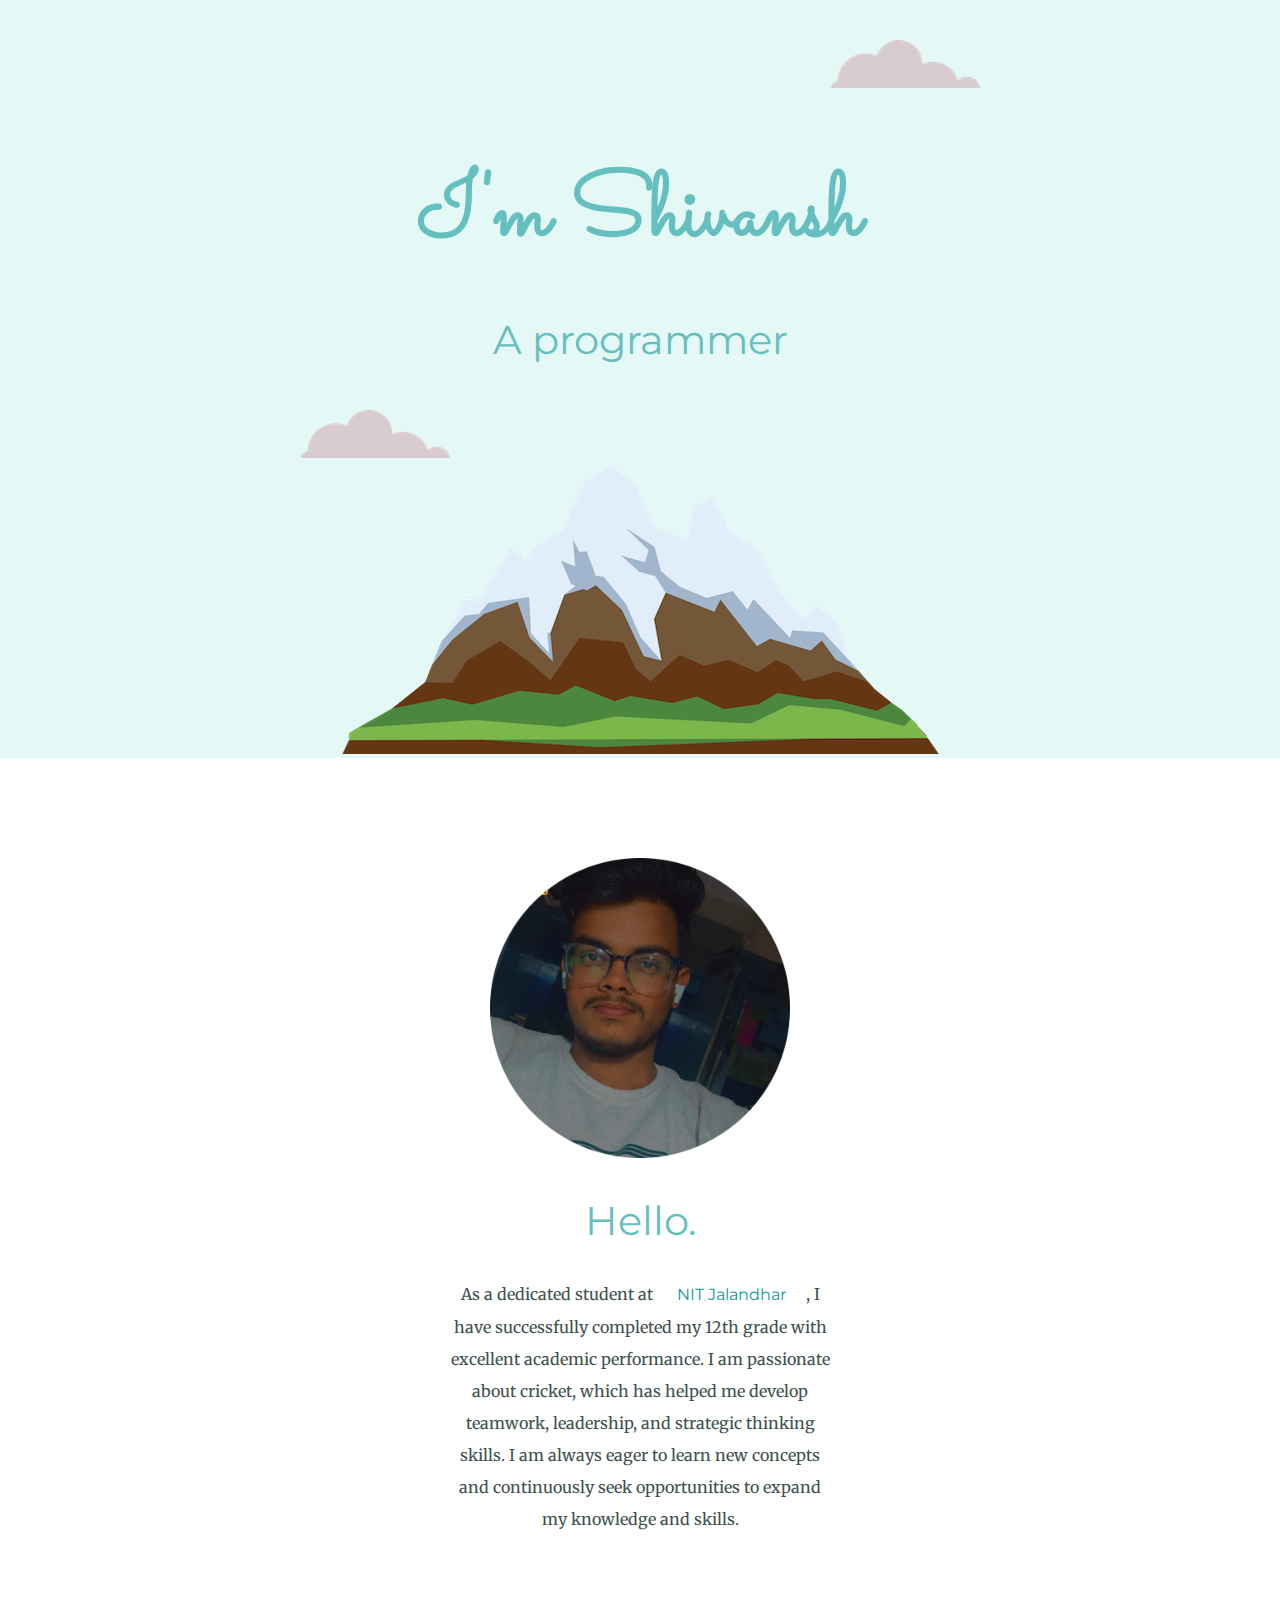
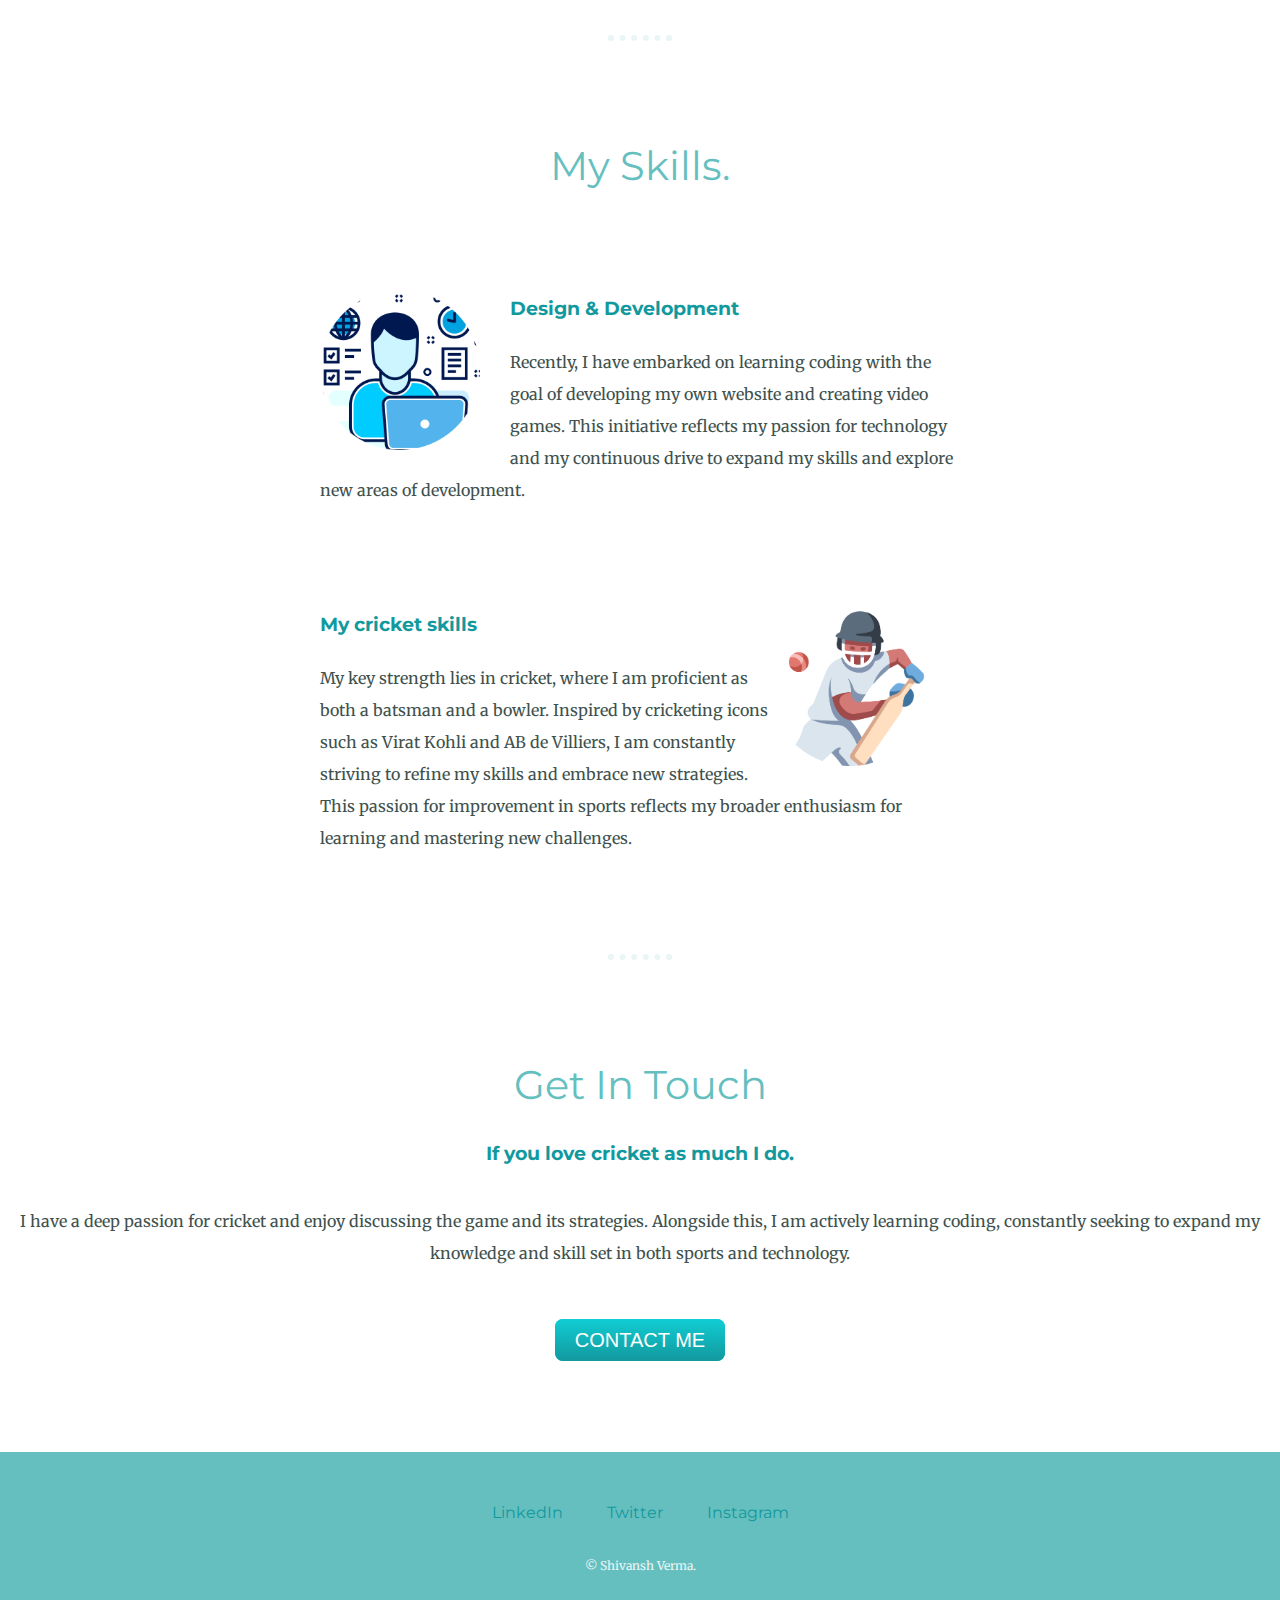
<file: index.html>
<!DOCTYPE html>
<html>
<head>
    <meta charset="UTF-8">
    <title>Shivansh</title>
    <link rel="stylesheet" href="CSS/styles.css">
    <link rel="icon" href="images/favicon.ico">
    <link rel="preconnect" href="https://fonts.googleapis.com">
<link rel="preconnect" href="https://fonts.gstatic.com" crossorigin>
<link rel="preconnect" href="https://fonts.googleapis.com">
<link rel="preconnect" href="https://fonts.gstatic.com" crossorigin>
<link href="https://fonts.googleapis.com/css2?family=Merriweather&family=Montserrat:ital,wght@0,100..900;1,100..900&family=Sacramento&display=swap" rel="stylesheet">

</head>
<body>
<div class="top-container">
    <img class="top-cloud" src="images/cloud.png" alt="cloud-image">
    <h1>I'm Shivansh</h1>
    <h2>A programmer</h2>
    <img class="bottom-cloud" src="images/cloud.png" alt="cloud-image">
    <img src="images/mountain.png" alt="mountain-image">
</div>
<div class="middle-container">
    <div class="profile">
      <img class="picture" src="images/shivansh.png" alt="shivansh profile picture">
      <h2>Hello.</h2>
      <p class="intro ">As a dedicated student at <a href="https://www.nitj.ac.in/">NIT Jalandhar</a>,  I have successfully completed my 12th grade with excellent academic performance. I am passionate about cricket, which has helped me develop teamwork, leadership, and strategic thinking skills. I am always eager to learn new concepts and continuously seek opportunities to expand my knowledge and skills.</p>
    </div>
    <hr>
    <div class="skills">
      <h2>My Skills.</h2>
      <div class="skill-row">
        <img class="myskill" src="images/online-modified.png" alt="">
        <h3>Design & Development</h3>
        <p>Recently, I have embarked on learning coding with the goal of developing my own website and creating video games. This initiative reflects my passion for technology and my continuous drive to expand my skills and explore new areas of development. </p>
      </div>
      <div class="skill-row">
        <img class="cricket" src="images/cricket-modified.png" alt="cricket">
        <h3>My cricket skills</h3>
        <p>My key strength lies in cricket, where I am proficient as both a batsman and a bowler. Inspired by cricketing icons such as Virat Kohli and AB de Villiers, I am constantly striving to refine my skills and embrace new strategies. This passion for improvement in sports reflects my broader enthusiasm for learning and mastering new challenges.</p>
      </div>
    </div>
    <hr>
    <div class="contact-me">
      <h2>Get In Touch</h2>
      <h3>If you love cricket as much I do.</h3>
      <p class="contact-message">I have a deep passion for cricket and enjoy discussing the game and its strategies. Alongside this, I am actively learning coding, constantly seeking to expand my knowledge and skill set in both sports and technology. </p>
      <a class="btn" href="mailto:shivanshv343@gmail.com">CONTACT ME</a>
    </div>
  </div>
  
  
  <div class="bottom-container">
    <a class="footer-link" href="https://www.linkedin.com/in/shivansh-verma-051374333/">LinkedIn</a>
    <a class="footer-link" href="https://twitter.com/">Twitter</a>
    <a class="footer-link" href="https://www.instagram.com/">Instagram</a>
    <p class="copyright">© Shivansh Verma.</p>
  </div>
  
 
</body>
</html>
</file>
<file: color.html>
<!DOCTYPE html>
<html>
    <head>
        <link rel="stylesheet" href="color.css">
    </head>
<body>
    <div class="red">
    </div>
    
    <div class="blue">
    </div>

    <div class="yellow">
    </div>
    
</body>
</html>
</file>
<file: CSS/styles.css>
body{
    color: #40514E;
    margin: 0;
    text-align: center;
    font-family: "Merriweather", serif;
   
}
h1{
    color: #66BFBF;
    font-size: 5.625rem;
margin: 50px auto 0 auto;
font-family: "Sacramento", cursive;
}

h2{
    color: #66BFBF;
    font-size: 2.5rem;
    font-family: "Montserrat", sans-serif;
    font-weight: normal;
}

h3{
    color: #11999E;
    font-family: "Montserrat", sans-serif;
}
p{
    line-height: 2;
}
hr{
    border: dotted #EAF6F6 6px;
    border-bottom: none;
    width: 4%;
    margin: 100px auto;
}
a{
    color: #11999E;
    font-family: "Montserrat", sans-serif;
    margin: 10px 20px;
    text-decoration: none;
}
a:hover{
    color: #EAF6F6;
}


.top-container{
    background-color: #E4F9F5;
    padding-top: 100px;
    position: relative;
    
}
para-1{
    color: aquamarine;
}
.middle-container{
    margin: 100px 0;
}
.intro{
    width: 30%;
    margin: auto;
    line-height: 2;
}

.contact-message{
    margin: 40px auto 60px;
}

.top-cloud{
position: absolute;
top: 40px;
right: 300px;
}
.bottom-cloud{
    position: absolute;
    bottom: 300px;
    left: 300px;
}
.skill-row{
    width: 50%;
    margin: 100px auto 100px auto;
    text-align: left;
    line-height: 2;
}
.picture{
    height: 300px;
    width: 300px;
}
.myskill{
    width: 25%;
    float: left;
    margin-right: 30px;
}

.cricket{
    width: 25%;
    float: right;
    margin-right: 30px;

}

.btn {
    background: #11cdd4;
    background-image: -webkit-linear-gradient(top, #11cdd4, #11999e);
    background-image: -moz-linear-gradient(top, #11cdd4, #11999e);
    background-image: -ms-linear-gradient(top, #11cdd4, #11999e);
    background-image: -o-linear-gradient(top, #11cdd4, #11999e);
    background-image: linear-gradient(to bottom, #11cdd4, #11999e);
    -webkit-border-radius: 8;
    -moz-border-radius: 8;
    border-radius: 8px;
    font-family: Arial;
    color: #ffffff;
    font-size: 20px;
    padding: 10px 20px 10px 20px;
    text-decoration: none;
  }
  
  .btn:hover {
    background: #30e3cb;
    background-image: -webkit-linear-gradient(top, #30e3cb, #2bc4ad );
    background-image: -moz-linear-gradient(top, #30e3cb, #2bc4ad );
    background-image: -ms-linear-gradient(top, #30e3cb, #2bc4ad );
    background-image: -o-linear-gradient(top, #30e3cb, #2bc4ad );
    background-image: linear-gradient(to bottom, #30e3cb, #2bc4ad );
    text-decoration: none;
  }
  .bottom-container{
    background-color: #66BFBF;
    padding: 50px 0 20px;
  }
  .copyright{
    color: #EAF6F6;
    font-size: 0.75rem;
    padding: 20px 0;
  }
</file>
<file: color.css>
.red{
    height: 100px;
    width: 100px;
    background-color: red;
    position: absolute;
    left: 210px;
    top: 210px;
}

.blue{
    height: 100px;
    width: 100px;
background-color: blue;
position: absolute;
left: 110px;
top: 110px;
}

.yellow{
    height: 100px;
    width: 100px;
    background-color: yellow;
}
</file>
